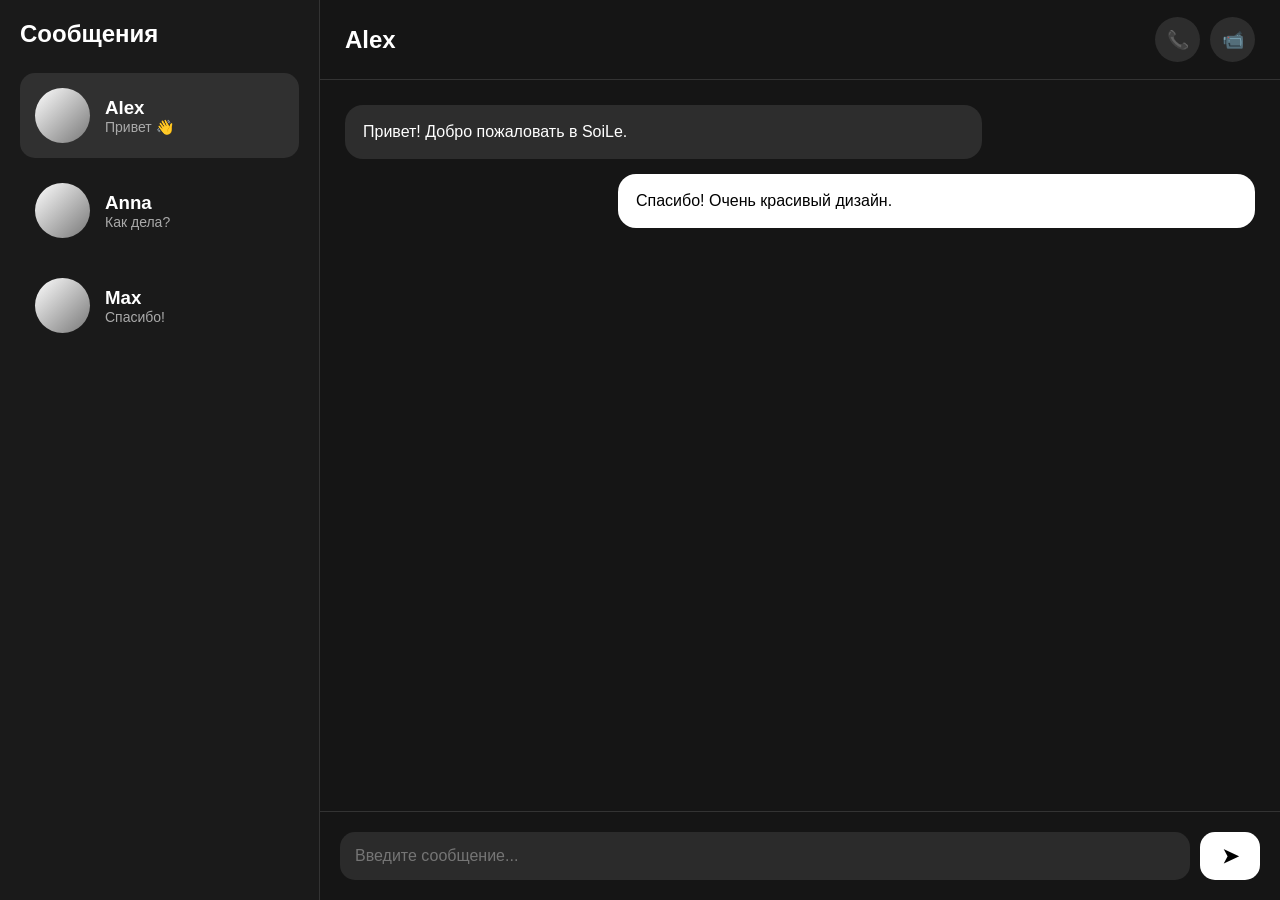
<file: SoiLe/css/messages.html>
<!DOCTYPE html>
<html lang="ru">
<head>
<meta charset="UTF-8">
<meta name="viewport" content="width=device-width, initial-scale=1.0">

<title>Сообщения | SoiLe</title>

<link rel="stylesheet" href="css/messages.css">
</head>

<body>

<div class="chat">

    <aside class="chat-list">

        <h2>Сообщения</h2>

        <div class="user active">
            <div class="avatar"></div>
            <div>
                <h3>Alex</h3>
                <p>Привет 👋</p>
            </div>
        </div>

        <div class="user">
            <div class="avatar"></div>
            <div>
                <h3>Anna</h3>
                <p>Как дела?</p>
            </div>
        </div>

        <div class="user">
            <div class="avatar"></div>
            <div>
                <h3>Max</h3>
                <p>Спасибо!</p>
            </div>
        </div>

    </aside>

    <main class="chat-window">

        <div class="chat-header">
            <h2>Alex</h2>

            <div class="buttons">
                <button>📞</button>
                <button>📹</button>
            </div>
        </div>

        <div class="messages">

            <div class="message left">
                Привет! Добро пожаловать в SoiLe.
            </div>

            <div class="message right">
                Спасибо! Очень красивый дизайн.
            </div>

        </div>

        <div class="send-box">

            <input
                type="text"
                placeholder="Введите сообщение..."
            >

            <button>➤</button>

        </div>

    </main>

</div>

</body>
</html>
</file>
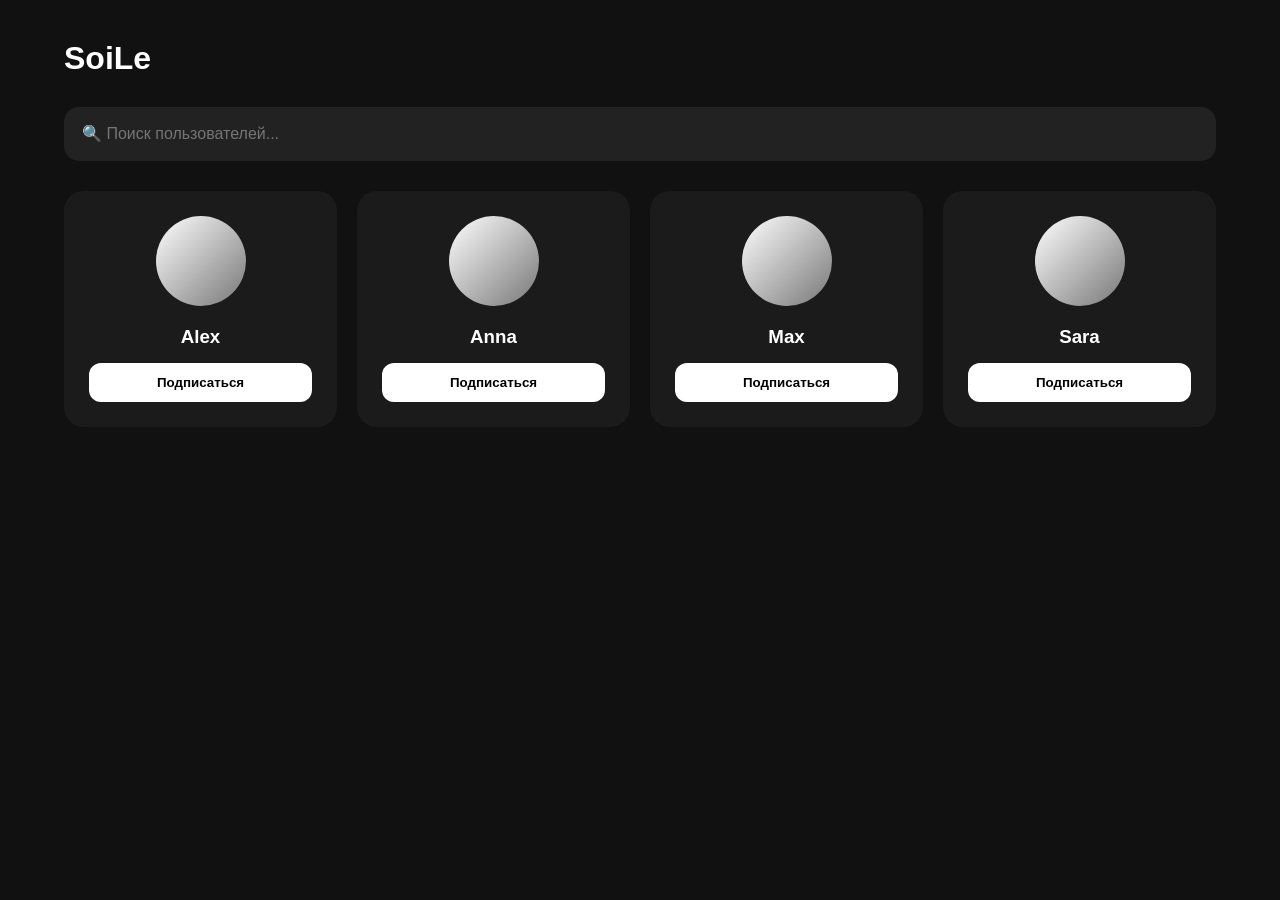
<file: SoiLe/css/css/search.html>
<!DOCTYPE html>
<html lang="ru">
<head>
<meta charset="UTF-8">
<meta name="viewport" content="width=device-width, initial-scale=1.0">

<title>Поиск | SoiLe</title>

<link rel="stylesheet" href="css/search.css">
</head>
<body>

<div class="search-page">

    <h1>SoiLe</h1>

    <input type="text" placeholder="🔍 Поиск пользователей...">

    <div class="users">

        <div class="card">
            <div class="avatar"></div>
            <h3>Alex</h3>
            <button>Подписаться</button>
        </div>

        <div class="card">
            <div class="avatar"></div>
            <h3>Anna</h3>
            <button>Подписаться</button>
        </div>

        <div class="card">
            <div class="avatar"></div>
            <h3>Max</h3>
            <button>Подписаться</button>
        </div>

        <div class="card">
            <div class="avatar"></div>
            <h3>Sara</h3>
            <button>Подписаться</button>
        </div>

    </div>

</div>

</body>
</html>
</file>
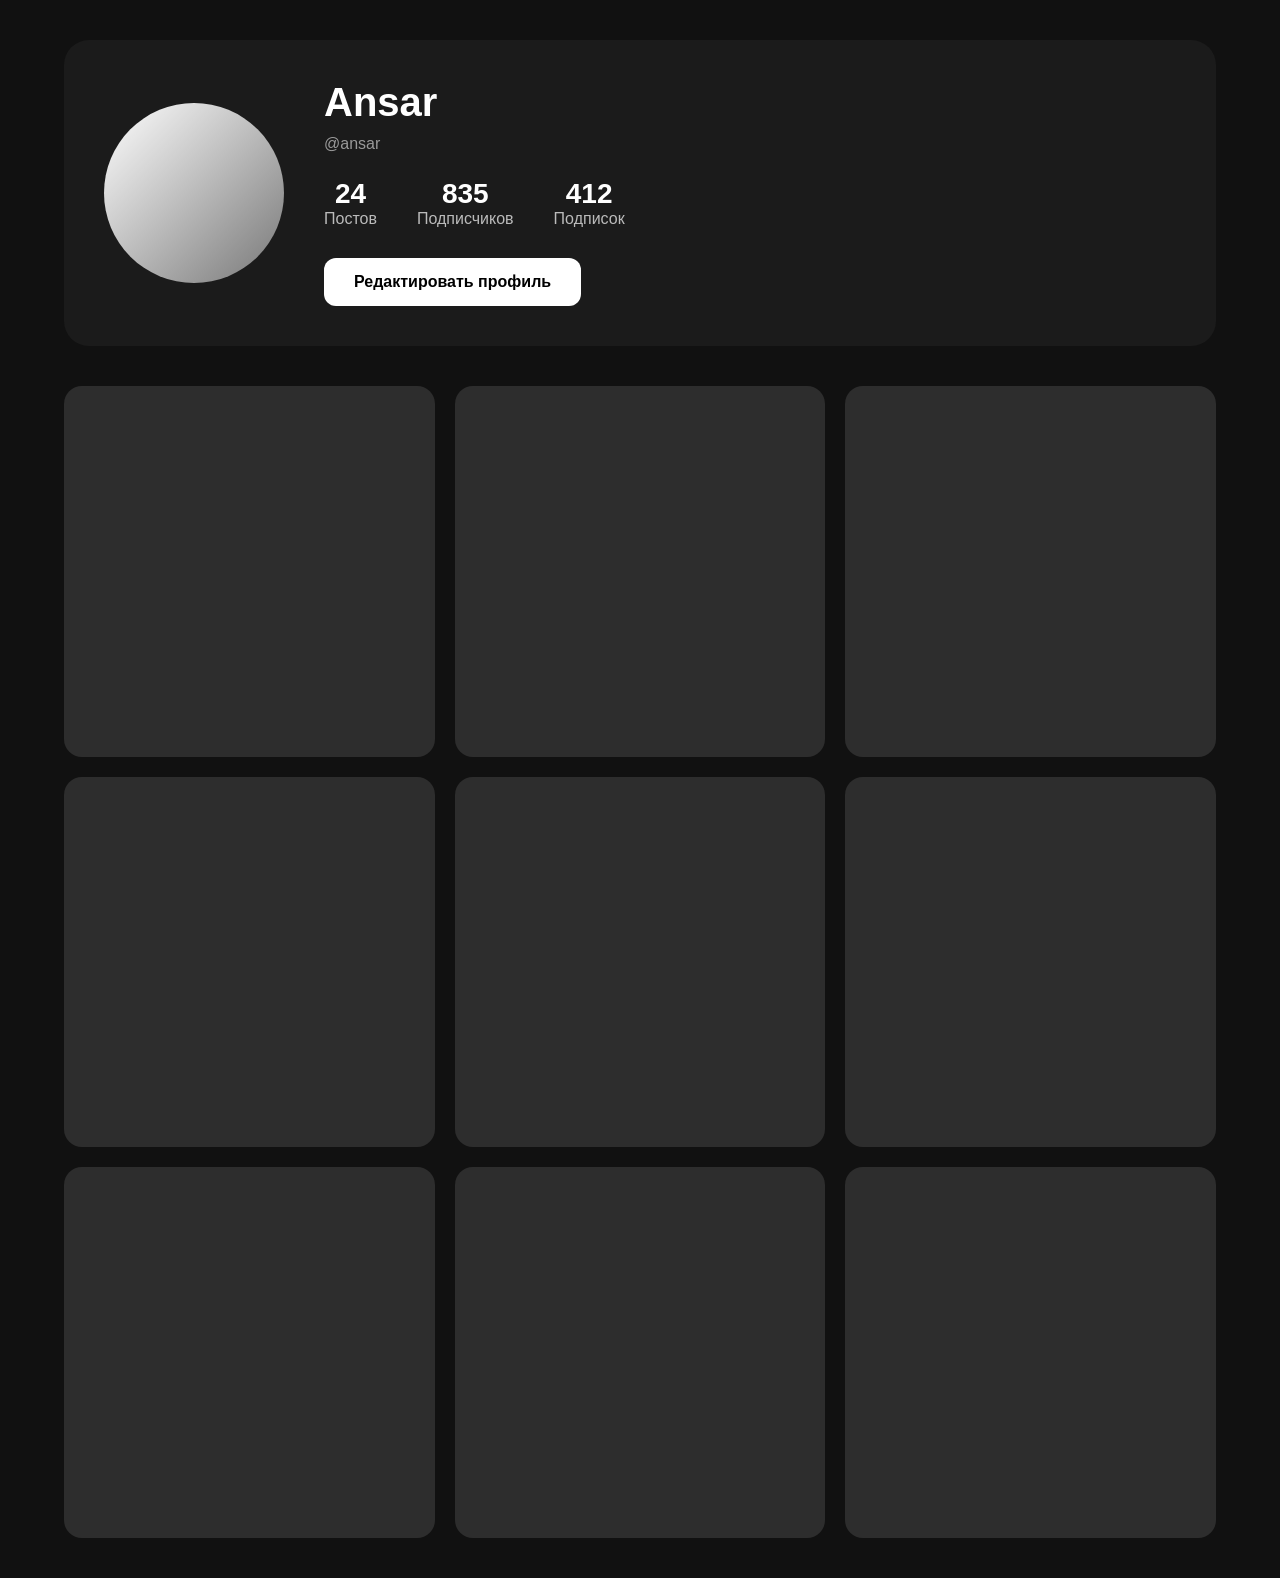
<file: SoiLe/css/js/css/profile.html>
<!DOCTYPE html>
<html lang="ru">
<head>
<meta charset="UTF-8">
<meta name="viewport" content="width=device-width, initial-scale=1.0">

<title>Профиль | SoiLe</title>

<link rel="stylesheet" href="css/profile.css">

</head>

<body>

<div class="profile-container">

    <div class="header">

        <div class="avatar"></div>

        <div class="info">

            <h1>Ansar</h1>

            <p>@ansar</p>

            <div class="stats">

                <div>
                    <h2>24</h2>
                    <span>Постов</span>
                </div>

                <div>
                    <h2>835</h2>
                    <span>Подписчиков</span>
                </div>

                <div>
                    <h2>412</h2>
                    <span>Подписок</span>
                </div>

            </div>

            <button>Редактировать профиль</button>

        </div>

    </div>

    <div class="gallery">

        <div class="photo"></div>
        <div class="photo"></div>
        <div class="photo"></div>
        <div class="photo"></div>
        <div class="photo"></div>
        <div class="photo"></div>
        <div class="photo"></div>
        <div class="photo"></div>
        <div class="photo"></div>

    </div>

</div>

</body>
</html>
</file>
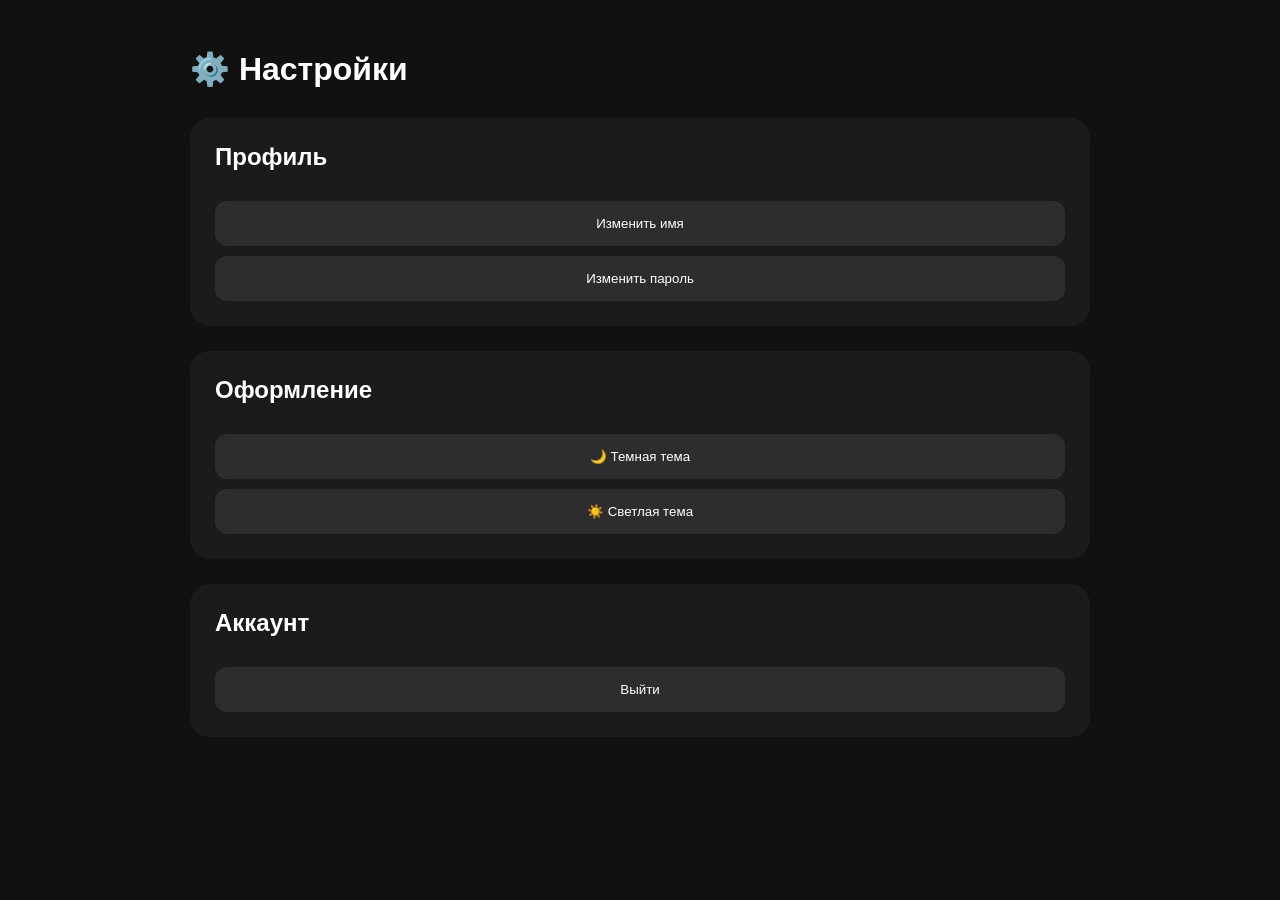
<file: SoiLe/css/js/css/settings.html>
<!DOCTYPE html>
<html lang="ru">
<head>
<meta charset="UTF-8">
<meta name="viewport" content="width=device-width, initial-scale=1.0">

<title>Настройки | SoiLe</title>

<link rel="stylesheet" href="css/settings.css">

</head>
<body>

<div class="settings">

    <h1>⚙️ Настройки</h1>

    <div class="card">

        <h2>Профиль</h2>

        <button>Изменить имя</button>

        <button>Изменить пароль</button>

    </div>

    <div class="card">

        <h2>Оформление</h2>

        <button>🌙 Темная тема</button>

        <button>☀️ Светлая тема</button>

    </div>

    <div class="card">

        <h2>Аккаунт</h2>

        <button>Выйти</button>

    </div>

</div>

</body>
</html>
</file>
<file: SoiLe/css/css/messages.css>
*{
    margin:0;
    padding:0;
    box-sizing:border-box;
    font-family:Arial, Helvetica, sans-serif;
}

body{
    background:#111;
    color:white;
}

.chat{
    display:grid;
    grid-template-columns:320px 1fr;
    height:100vh;
}

/* Левая панель */

.chat-list{
    background:#1a1a1a;
    border-right:1px solid #333;
    padding:20px;
}

.chat-list h2{
    margin-bottom:25px;
}

.user{
    display:flex;
    align-items:center;
    gap:15px;
    padding:15px;
    border-radius:15px;
    cursor:pointer;
    transition:.3s;
    margin-bottom:10px;
}

.user:hover{
    background:#2b2b2b;
}

.user.active{
    background:#303030;
}

.avatar{
    width:55px;
    height:55px;
    border-radius:50%;
    background:linear-gradient(135deg,#fff,#777);
}

.user p{
    color:#aaa;
    font-size:14px;
}

/* Правая часть */

.chat-window{
    display:flex;
    flex-direction:column;
    background:#151515;
}

.chat-header{
    height:80px;
    display:flex;
    justify-content:space-between;
    align-items:center;
    padding:0 25px;
    border-bottom:1px solid #333;
}

.buttons{
    display:flex;
    gap:10px;
}

.buttons button{
    width:45px;
    height:45px;
    border:none;
    border-radius:50%;
    background:#2d2d2d;
    color:white;
    cursor:pointer;
    font-size:18px;
    transition:.3s;
}

.buttons button:hover{
    background:#444;
}

.messages{
    flex:1;
    overflow:auto;
    padding:25px;
}

.message{
    max-width:70%;
    padding:15px 18px;
    border-radius:18px;
    margin-bottom:15px;
    line-height:24px;
}

.left{
    background:#2d2d2d;
}

.right{
    background:white;
    color:black;
    margin-left:auto;
}

/* Поле ввода */

.send-box{
    display:flex;
    gap:10px;
    padding:20px;
    border-top:1px solid #333;
}

.send-box input{
    flex:1;
    border:none;
    border-radius:15px;
    background:#2b2b2b;
    color:white;
    padding:15px;
    font-size:16px;
}

.send-box input:focus{
    outline:none;
}

.send-box button{
    width:60px;
    border:none;
    border-radius:15px;
    background:white;
    color:black;
    cursor:pointer;
    font-size:20px;
    font-weight:bold;
}

/* Телефон */

@media(max-width:900px){

.chat{
    grid-template-columns:1fr;
}

.chat-list{
    display:none;
}

}
</file>
<file: SoiLe/css/css/css/search.css>
*{
    margin:0;
    padding:0;
    box-sizing:border-box;
    font-family:Arial,Helvetica,sans-serif;
}

body{
    background:#111;
    color:white;
}

.search-page{
    width:90%;
    max-width:1200px;
    margin:40px auto;
}

h1{
    margin-bottom:30px;
}

input{
    width:100%;
    padding:18px;
    border:none;
    border-radius:15px;
    background:#222;
    color:white;
    font-size:16px;
    margin-bottom:30px;
}

.users{
    display:grid;
    grid-template-columns:repeat(auto-fill,minmax(220px,1fr));
    gap:20px;
}

.card{
    background:#1b1b1b;
    border-radius:20px;
    padding:25px;
    text-align:center;
    transition:.3s;
}

.card:hover{
    transform:translateY(-6px);
}

.avatar{
    width:90px;
    height:90px;
    border-radius:50%;
    background:linear-gradient(135deg,#fff,#777);
    margin:0 auto 20px;
}

button{
    margin-top:15px;
    width:100%;
    padding:12px;
    border:none;
    border-radius:12px;
    background:white;
    color:black;
    font-weight:bold;
    cursor:pointer;
}
</file>
<file: SoiLe/css/js/css/css/profile.css>
*{
    margin:0;
    padding:0;
    box-sizing:border-box;
    font-family:Arial, Helvetica, sans-serif;
}

body{
    background:#111;
    color:white;
}

.profile-container{
    width:90%;
    max-width:1200px;
    margin:40px auto;
}

.header{
    display:flex;
    gap:40px;
    align-items:center;
    background:#1b1b1b;
    padding:40px;
    border-radius:25px;
    margin-bottom:40px;
}

.avatar{
    width:180px;
    height:180px;
    border-radius:50%;
    background:linear-gradient(135deg,#ffffff,#777777);
    flex-shrink:0;
}

.info h1{
    font-size:40px;
    margin-bottom:10px;
}

.info p{
    color:#999;
    margin-bottom:25px;
}

.stats{
    display:flex;
    gap:40px;
    margin-bottom:30px;
}

.stats div{
    text-align:center;
}

.stats h2{
    font-size:28px;
}

.stats span{
    color:#bbb;
}

button{
    background:white;
    color:black;
    border:none;
    padding:15px 30px;
    border-radius:12px;
    cursor:pointer;
    font-size:16px;
    font-weight:bold;
    transition:.3s;
}

button:hover{
    transform:scale(1.05);
}

.gallery{
    display:grid;
    grid-template-columns:repeat(3,1fr);
    gap:20px;
}

.photo{
    aspect-ratio:1;
    background:#2d2d2d;
    border-radius:18px;
    transition:.3s;
    cursor:pointer;
}

.photo:hover{
    transform:scale(1.03);
    background:#3c3c3c;
}

@media(max-width:900px){

.header{
    flex-direction:column;
    text-align:center;
}

.stats{
    justify-content:center;
    flex-wrap:wrap;
}

.gallery{
    grid-template-columns:repeat(2,1fr);
}

}

@media(max-width:600px){

.gallery{
    grid-template-columns:1fr;
}

.avatar{
    width:140px;
    height:140px;
}

.info h1{
    font-size:30px;
}

}
</file>
<file: SoiLe/css/js/css/css/settings.css>
*{
    margin:0;
    padding:0;
    box-sizing:border-box;
    font-family:Arial,Helvetica,sans-serif;
}

body{
    background:#111;
    color:white;
}

.settings{
    width:90%;
    max-width:900px;
    margin:50px auto;
}

.settings h1{
    margin-bottom:30px;
}

.card{
    background:#1b1b1b;
    border-radius:20px;
    padding:25px;
    margin-bottom:25px;
}

.card h2{
    margin-bottom:20px;
}

button{
    width:100%;
    padding:15px;
    margin-top:10px;
    border:none;
    border-radius:12px;
    background:#2d2d2d;
    color:white;
    cursor:pointer;
    transition:.3s;
}

button:hover{
    background:#444;
}
</file>
